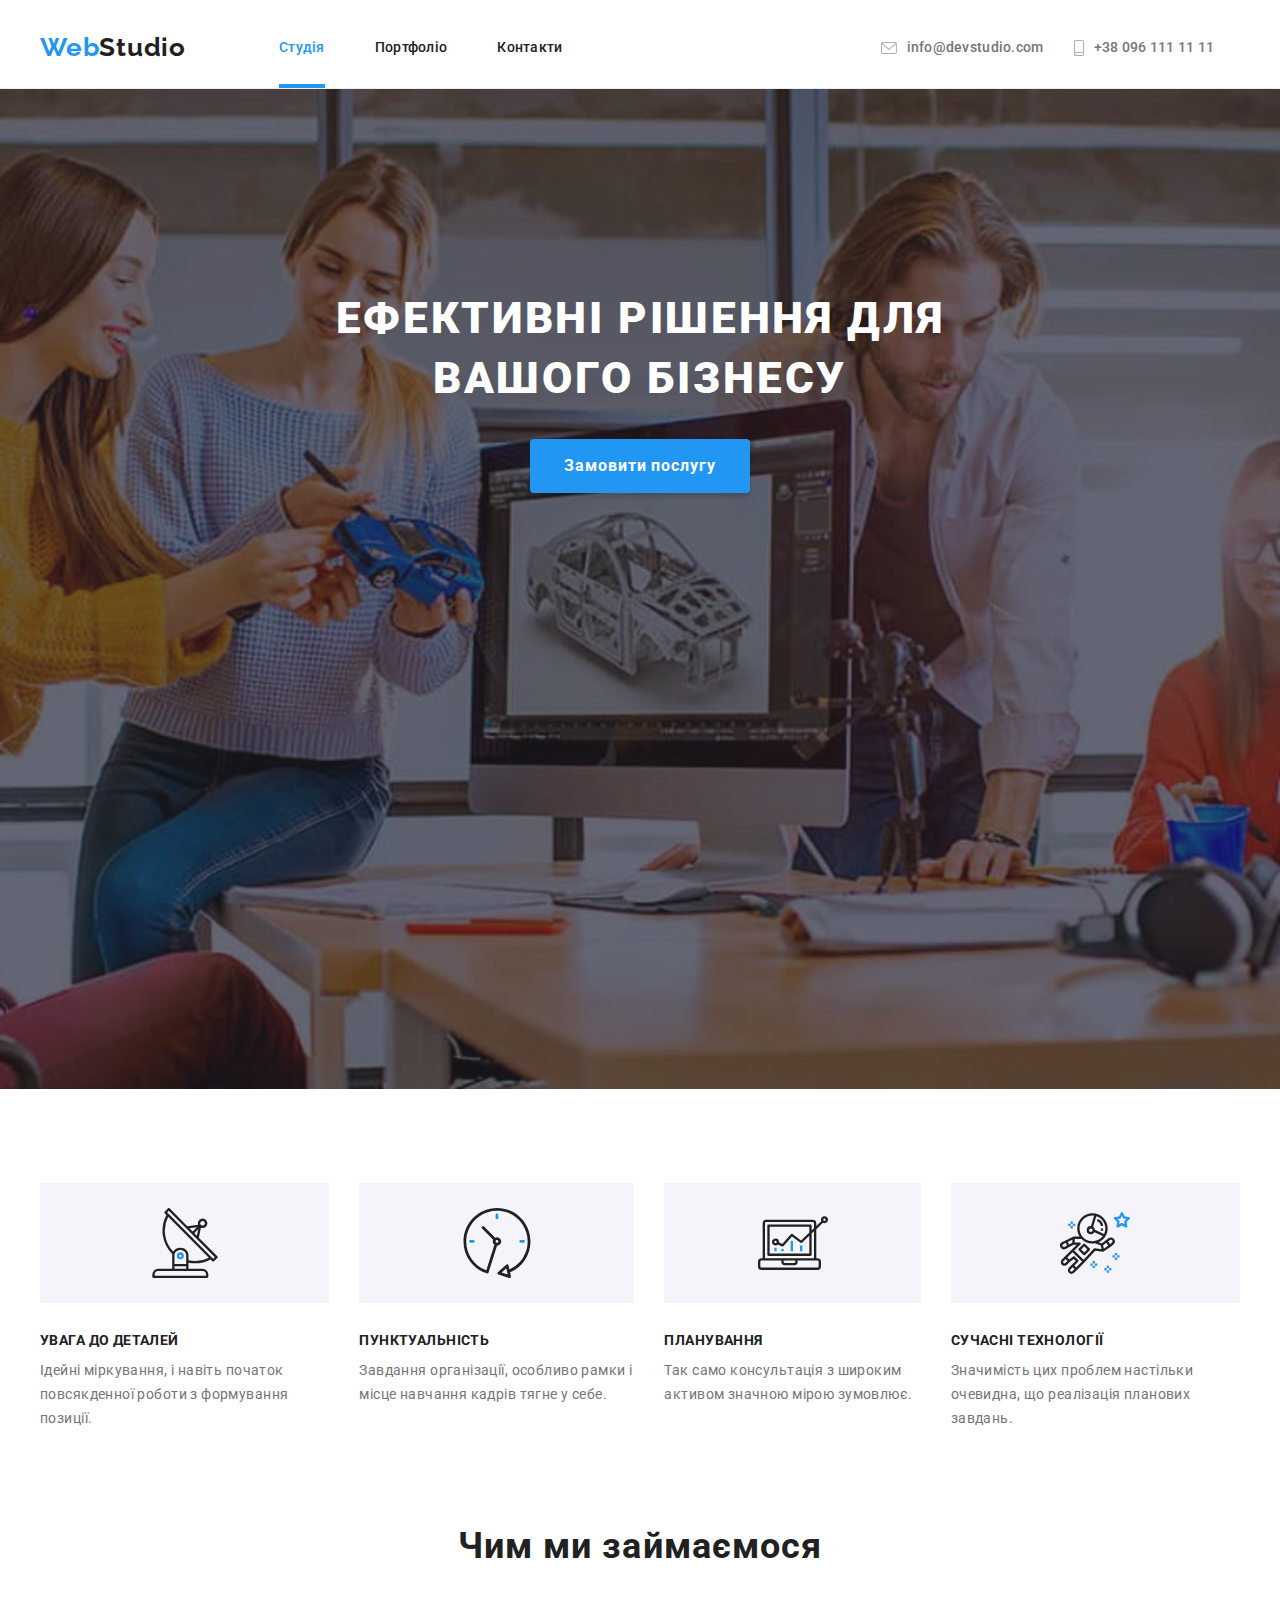
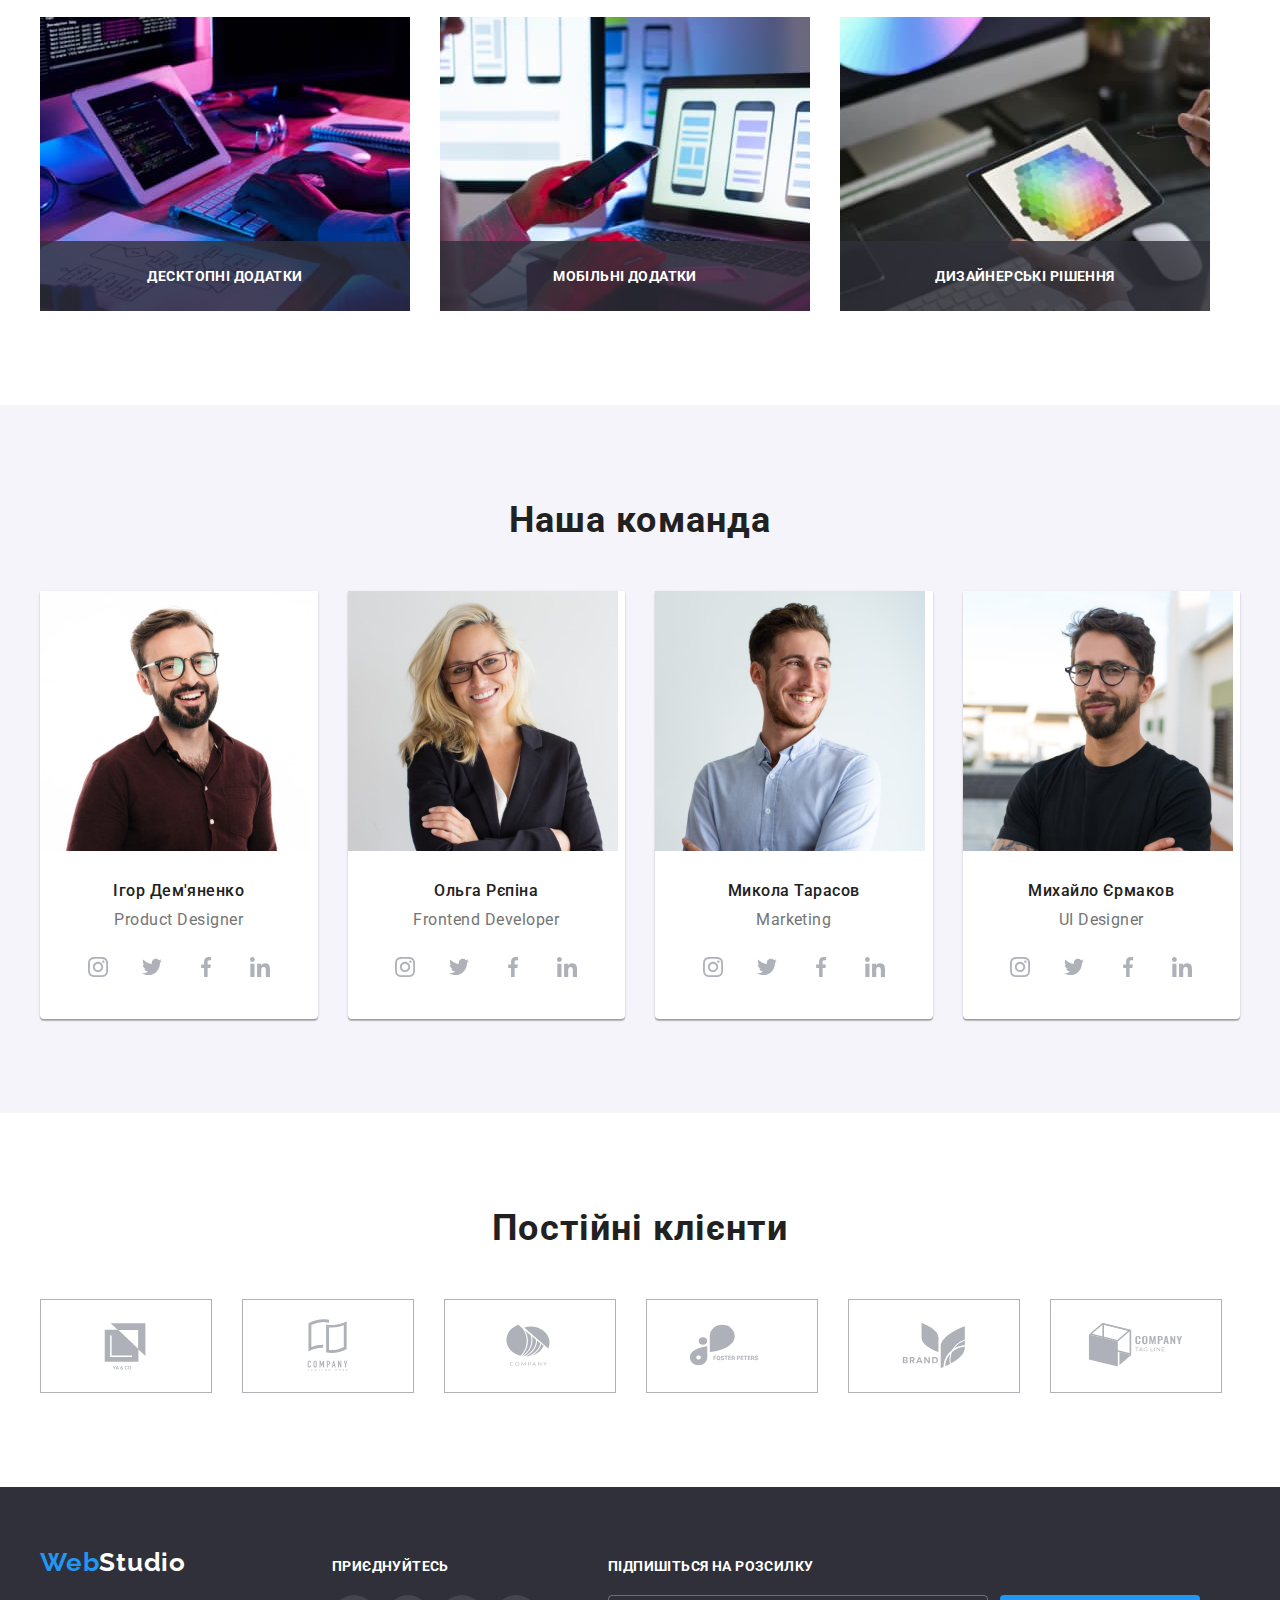
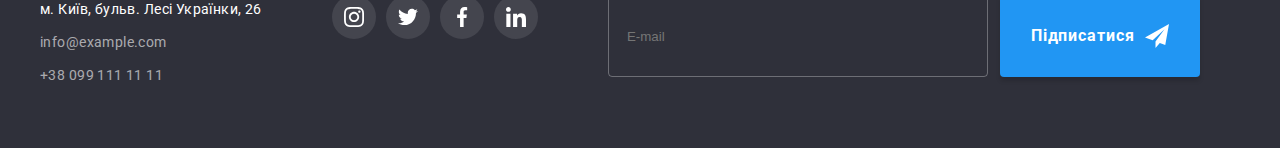
<file: index.html>
<!DOCTYPE html>
<html lang="uk">
  <head>
    <meta charset="UTF-8" />
    <meta http-equiv="X-UA-Compatible" content="IE=edge" />
    <meta name="viewport" content="width=device-width, initial-scale=1.0" />
    <title>Studia</title>
    <link rel="preconnect" href="https://fonts.googleapis.com" />
    <link rel="preconnect" href="https://fonts.gstatic.com" crossorigin />
    <link
      href="https://fonts.googleapis.com/css2?family=Raleway:wght@700&family=Roboto:wght@400;500;700;900&display=swap"
      rel="stylesheet"
    />
    <link
      rel="stylesheet"
      href="https://cdnjs.cloudflare.com/ajax/libs/modern-normalize/1.1.0/modern-normalize.min.css"
      integrity="sha512-wpPYUAdjBVSE4KJnH1VR1HeZfpl1ub8YT/NKx4PuQ5NmX2tKuGu6U/JRp5y+Y8XG2tV+wKQpNHVUX03MfMFn9Q=="
      crossorigin="anonymous"
      referrerpolicy="no-referrer"
    />
    <link rel="stylesheet" href="./css/styles.css" />
  </head>
  <body>
    <!--header-->
    <header class="header">
      <div class="container container-header">
        <nav class="navigation">
          <a class="logo link" href="./index.html"
            >Web<span class="header-letter">Studio</span></a
          >
          <ul class="header-menu list">
            <li class="header-item">
              <a class="header-link current link" href="#">Студія</a>
            </li>
            <li class="header-item">
              <a class="header-link link" href="./portfolio.html">Портфоліо</a>
            </li>
            <li class="header-item">
              <a class="header-link link" href="#"> Контакти</a>
            </li>
          </ul>
        </nav>
        <ul class="header-menu-second list">
          <li class="header-item-second">
            <a class="header-mail link date" href="mailto:info@devstudio.com">
              <svg class="icon-sms" width="16" height="12">
                <use href="./images/icons.svg#icon-sms"></use>
              </svg>
              info@devstudio.com</a
            >
          </li>
          <li class="header-item-second">
            <a class="header-tel link date" href="tel:+380961111111">
              <svg class="icon-tel" width="10" height="16">
                <use href="./images/icons.svg#icon-phone"></use>
              </svg>
              +38 096 111 11 11</a
            >
          </li>
        </ul>
      </div>
    </header>
    <!--main part-->
    <main>
      <!--section hero-->
      <section class="post-hero">
        <div class="container">
          <h1 class="main-title">Ефективні рішення для вашого бізнесу</h1>
          <button class="btn button" data-modal-open type="button">
            Замовити послугу
          </button>
        </div>
      </section>

      <!--section second-->
      <section class="post-second section">
        <div class="container">
          <h2 class="secondary-title visually-hidden">Особливості</h2>
          <ul class="main-menu list">
            <li class="main-item">
              <h3 class="third-title">Увага до деталей</h3>
              <p class="main-text">
                Ідейні міркування, і навіть початок повсякденної роботи з
                формування позиції.
              </p>
            </li>
            <li class="main-item">
              <h3 class="third-title">Пунктуальність</h3>
              <p class="main-text">
                Завдання організації, особливо рамки і місце навчання кадрів
                тягне у себе.
              </p>
            </li>
            <li class="main-item">
              <h3 class="third-title">Планування</h3>
              <p class="main-text">
                Так само консультація з широким активом значною мірою зумовлює.
              </p>
            </li>
            <li class="main-item">
              <h3 class="third-title">Сучасні технології</h3>
              <p class="main-text">
                Значимість цих проблем настільки очевидна, що реалізація
                планових завдань.
              </p>
            </li>
          </ul>
        </div>
      </section>
      <!--section third-->
      <section class="section post-third">
        <div class="container">
          <h2 class="secondary-title">Чим ми займаємося</h2>
          <ul class="menu-work list">
            <li class="menu-item-work">
              <div class="thumb-work">
                <img
                  src="./images/box1_jpg.jpg"
                  alt="Людина працює за комп'ютером"
                  width="370"
                  height="294"
                  class="images-work width"
                />
                <div class="thumb-text">
                  <p class="text-work">Десктопні додатки</p>
                </div>
              </div>
            </li>
            <li class="menu-item-work">
              <div class="thumb-work">
                <img
                  src="./images/box2_jpg.jpg"
                  alt="Людина працює за комп'ютером і телефоном"
                  width="370"
                  height="294"
                  class="images-work width"
                />
                <div class="thumb-text">
                  <p class="text-work">Мобільні додатки</p>
                </div>
              </div>
            </li>
            <li class="menu-item-work">
              <div class="thumb-work">
                <img
                  src="./images/box3_jpg.jpg"
                  alt="Людина працює за планшетом"
                  width="370"
                  height="294"
                  class="images-work width"
                />
                <div class="thumb-text">
                  <p class="text-work">Дизайнерські рішення</p>
                </div>
              </div>
            </li>
          </ul>
        </div>
      </section>
      <!--section our team-->
      <section class="post-team section">
        <div class="container">
          <h2 class="secondary-title">Наша команда</h2>
          <ul class="menu-team list">
            <li class="item-team">
              <img
                src="./images/ihor_dem_jpg.jpg"
                alt="Усміхнений хлопець в окулярах"
                width="260"
                height="270"
                class="images-team"
              />
              <div class="name-team">
                <h3 class="title-name-team">Ігор Дем'яненко</h3>
                <p class="text-team" lang="en">Product Designer</p>
                <ul class="team-soc-post list">
                  <li class="team-soc-item">
                    <a class="team-soc-link link" href="">
                      <svg class="team-soc-icon" width="20" height="20">
                        <use href="./images/icons.svg#icon-instagram"></use>
                      </svg>
                    </a>
                  </li>
                  <li class="team-soc-item">
                    <a class="team-soc-link link" href="">
                      <svg class="team-soc-icon" width="20" height="20">
                        <use href="./images/icons.svg#icon-twitter"></use>
                      </svg>
                    </a>
                  </li>
                  <li class="team-soc-item">
                    <a class="team-soc-link link" href="">
                      <svg class="team-soc-icon" width="20" height="20">
                        <use href="./images/icons.svg#icon-facebook"></use>
                      </svg>
                    </a>
                  </li>
                  <li class="team-soc-item">
                    <a class="team-soc-link link" href="">
                      <svg class="team-soc-icon" width="20" height="20">
                        <use href="./images/icons.svg#icon-linkedin"></use>
                      </svg>
                    </a>
                  </li>
                </ul>
              </div>
            </li>
            <li class="item-team">
              <img
                src="./images/olha_rep_img.jpg"
                alt="Усміхнена блондинка в окулярах>"
                width="260"
                height="270"
                class="images-team"
              />
              <div class="name-team">
                <h3 class="title-name-team">Ольга Рєпіна</h3>
                <p class="text-team" lang="en">Frontend Developer</p>
                <ul class="team-soc-post list">
                  <li class="team-soc-item">
                    <a class="team-soc-link link" href="">
                      <svg class="team-soc-icon" width="20" height="20">
                        <use href="./images/icons.svg#icon-instagram"></use>
                      </svg>
                    </a>
                  </li>
                  <li class="team-soc-item">
                    <a class="team-soc-link link" href="">
                      <svg class="team-soc-icon" width="20" height="20">
                        <use href="./images/icons.svg#icon-twitter"></use>
                      </svg>
                    </a>
                  </li>
                  <li class="team-soc-item">
                    <a class="team-soc-link link" href="">
                      <svg class="team-soc-icon" width="20" height="20">
                        <use href="./images/icons.svg#icon-facebook"></use>
                      </svg>
                    </a>
                  </li>
                  <li class="team-soc-item">
                    <a class="team-soc-link link" href="">
                      <svg class="team-soc-icon" width="20" height="20">
                        <use href="./images/icons.svg#icon-linkedin"></use>
                      </svg>
                    </a>
                  </li>
                </ul>
              </div>
            </li>
            <li class="item-team">
              <img
                src="./images/mukola_tar_jpg.jpg"
                alt="Усміхнений хлопець"
                width="260"
                height="270"
                class="images-team"
              />
              <div class="name-team">
                <h3 class="title-name-team">Микола Тарасов</h3>
                <p class="text-team" lang="en">Marketing</p>
                <ul class="team-soc-post list">
                  <li class="team-soc-item">
                    <a class="team-soc-link link" href="">
                      <svg class="team-soc-icon" width="20" height="20">
                        <use href="./images/icons.svg#icon-instagram"></use>
                      </svg>
                    </a>
                  </li>
                  <li class="team-soc-item">
                    <a class="team-soc-link link" href="">
                      <svg class="team-soc-icon" width="20" height="20">
                        <use href="./images/icons.svg#icon-twitter"></use>
                      </svg>
                    </a>
                  </li>
                  <li class="team-soc-item">
                    <a class="team-soc-link link" href="">
                      <svg class="team-soc-icon" width="20" height="20">
                        <use href="./images/icons.svg#icon-facebook"></use>
                      </svg>
                    </a>
                  </li>
                  <li class="team-soc-item">
                    <a class="team-soc-link link" href="">
                      <svg class="team-soc-icon" width="20" height="20">
                        <use href="./images/icons.svg#icon-linkedin"></use>
                      </svg>
                    </a>
                  </li>
                </ul>
              </div>
            </li>
            <li class="item-team">
              <img
                src="./images/mychailo.jermak_jpg.jpg"
                alt="Брюнет в окулярах з бородою"
                width="260"
                height="270"
                class="images-team"
              />
              <div class="name-team">
                <h3 class="title-name-team">Михайло Єрмаков</h3>
                <p class="text-team" lang="en">UI Designer</p>
                <ul class="team-soc-post list">
                  <li class="team-soc-item">
                    <a class="team-soc-link link" href="">
                      <svg class="team-soc-icon" width="20" height="20">
                        <use href="./images/icons.svg#icon-instagram"></use>
                      </svg>
                    </a>
                  </li>
                  <li class="team-soc-item">
                    <a class="team-soc-link link" href="">
                      <svg class="team-soc-icon" width="20" height="20">
                        <use href="./images/icons.svg#icon-twitter"></use>
                      </svg>
                    </a>
                  </li>
                  <li class="team-soc-item">
                    <a class="team-soc-link link" href="">
                      <svg class="team-soc-icon" width="20" height="20">
                        <use href="./images/icons.svg#icon-facebook"></use>
                      </svg>
                    </a>
                  </li>
                  <li class="team-soc-item">
                    <a class="team-soc-link link" href="">
                      <svg class="team-soc-icon" width="20" height="20">
                        <use href="./images/icons.svg#icon-linkedin"></use>
                      </svg>
                    </a>
                  </li>
                </ul>
              </div>
            </li>
          </ul>
        </div>
      </section>
      <!--Постійні клієнти-->
      <section class="section-clients section">
        <div class="container">
          <h2 class="title-clients">Постійні клієнти</h2>
          <ul class="clients-list list">
            <li class="clients-item">
              <a class="clients-link link" href="#">
                <svg class="clients-icon" width="106" height="60">
                  <use href="./images/icons.svg#icon-logo-1"></use>
                </svg>
              </a>
            </li>
            <li class="clients-item">
              <a class="clients-link link" href="#">
                <svg class="clients-icon" width="106" height="60">
                  <use href="./images/icons.svg#icon-logo-2"></use>
                </svg>
              </a>
            </li>
            <li class="clients-item">
              <a class="clients-link link" href="#">
                <svg class="clients-icon" width="106" height="60">
                  <use href="./images/icons.svg#icon-logo-3"></use>
                </svg>
              </a>
            </li>
            <li class="clients-item">
              <a class="clients-link link" href="#">
                <svg class="clients-icon" width="106" height="60">
                  <use href="./images/icons.svg#icon-logo-4"></use>
                </svg>
              </a>
            </li>
            <li class="clients-item">
              <a class="clients-link link" href="#">
                <svg class="clients-icon" width="106" height="60">
                  <use href="./images/icons.svg#icon-logo-5"></use>
                </svg>
              </a>
            </li>
            <li class="clients-item">
              <a class="clients-link link" href="#">
                <svg class="clients-icon" width="106" height="60">
                  <use href="./images/icons.svg#icon-logo-6"></use>
                </svg>
              </a>
            </li>
          </ul>
        </div>
      </section>
    </main>
    <!--footer-->
    <footer class="footer">
      <div class="container footer-container">
        <div>
          <a class="logo footer-logo link" href="./index.html"
            >Web<span class="footer-letter">Studio</span></a
          >
          <address>
            <ul class="footer-post list">
              <li class="footer-item">
                <a
                  class="footer-address link show"
                  href="https://goo.gl/maps/YnVSM5J7TYiiHJp4A"
                  target="_blank"
                  rel="noopener noreferrer"
                  >м. Київ, бульв. Лесі Українки, 26</a
                >
              </li>
              <li class="footer-item">
                <a class="footer-mail link show" href="mailto:info@example.com"
                  >info@example.com</a
                >
              </li>
              <li class="footer-item none-botton">
                <a class="footer-tel link show" href="tel:+380991111111"
                  >+38 099 111 11 11</a
                >
              </li>
            </ul>
          </address>
        </div>
        <div class="footer-soc">
          <p class="footer-text">Приєднуйтесь</p>
          <ul class="footer-soc-list list">
            <li class="footer-soc-item">
              <a class="footer-soc-link link" href="">
                <svg class="footer-soc-icon" width="20" height="20">
                  <use href="./images/icons.svg#icon-instagram"></use>
                </svg>
              </a>
            </li>
            <li class="footer-soc-item">
              <a class="footer-soc-link link" href="">
                <svg class="footer-soc-icon" width="20" height="20">
                  <use href="./images/icons.svg#icon-twitter"></use>
                </svg>
              </a>
            </li>
            <li class="footer-soc-item">
              <a class="footer-soc-link link" href="">
                <svg class="footer-soc-icon" width="20" height="20">
                  <use href="./images/icons.svg#icon-facebook"></use>
                </svg>
              </a>
            </li>
            <li class="footer-soc-item">
              <a class="footer-soc-link link" href="">
                <svg class="footer-soc-icon" width="20" height="20">
                  <use href="./images/icons.svg#icon-linkedin"></use>
                </svg>
              </a>
            </li>
          </ul>
        </div>
        <!--ФОРМА В ФУТЕРІ-->
        <form class="form-footer">
          <p class="form-title">Підпишіться на розсилку</p>
          <div class="box-footer-form">
            <label class="form-label">
              <input
                class="form-input"
                type="email"
                name="email"
                placeholder="E-mail"
                required
              />
            </label>
            <button type="submit" class="form-btn button">
              Підписатися
              <svg class="send" width="24" height="24">
                <use href="./images/icons.svg#icon-send"></use>
              </svg>
            </button>
          </div>
        </form>
      </div>
    </footer>
    <!--МОДАЛЬНЕ ВІКНО-->
    <div class="backdrop is-hidden" data-modal>
      <div class="modal-window">
        <button class="modal-btn button" data-modal-close type="button">
          <svg class="modal-close-icon" width="18" height="18">
            <use href="./images/icons.svg#icon-close-black"></use>
          </svg>
        </button>
        <!--forms-->
        <form name="form-modal">
          <div class="container-form">
            <p class="form-windows-text">
              Залиште свої дані, ми вам передзвонимо
            </p>
            <label class="form-field">
              Ім'я
              <input class="form-input" type="text" name="name" />
              <svg class="icon-form" width="18" height="18">
                <use href="./images/icons.svg#icon-person"></use>
              </svg>
            </label>
            <label class="form-field">
              Телефон
              <input class="form-input" type="tel" name="tel" />
              <svg class="icon-form" width="18" height="18">
                <use href="./images/icons.svg#icon-phone-mod"></use>
              </svg>
            </label>
            <label class="form-field">
              Пошта
              <input class="form-input" type="email" name="email-modal" />
              <svg class="icon-form" width="18" height="18">
                <use href="./images/icons.svg#icon-email"></use>
              </svg>
            </label>
            <label class="form-field wider"
              >Коментар
              <textarea
                class="textarea"
                name="comment"
                placeholder="Введіть текст"
              ></textarea>
            </label>
            <label class="check">
              <input
                class="check-input"
                type="checkbox"
                name="check"
                required
              />
              <span class="icon-check"></span>
              Погоджуюся з розсилкою та приймаю
              <a href="#" class="link link-form"
                ><span class="a-text"> Умови договору</span></a
              >
            </label>
            <button type="submit" class="btn-form-modal button">
              Відправити
            </button>
          </div>
        </form>
      </div>
    </div>
    <script src="./js/modal.js"></script>
  </body>
</html>
</file>
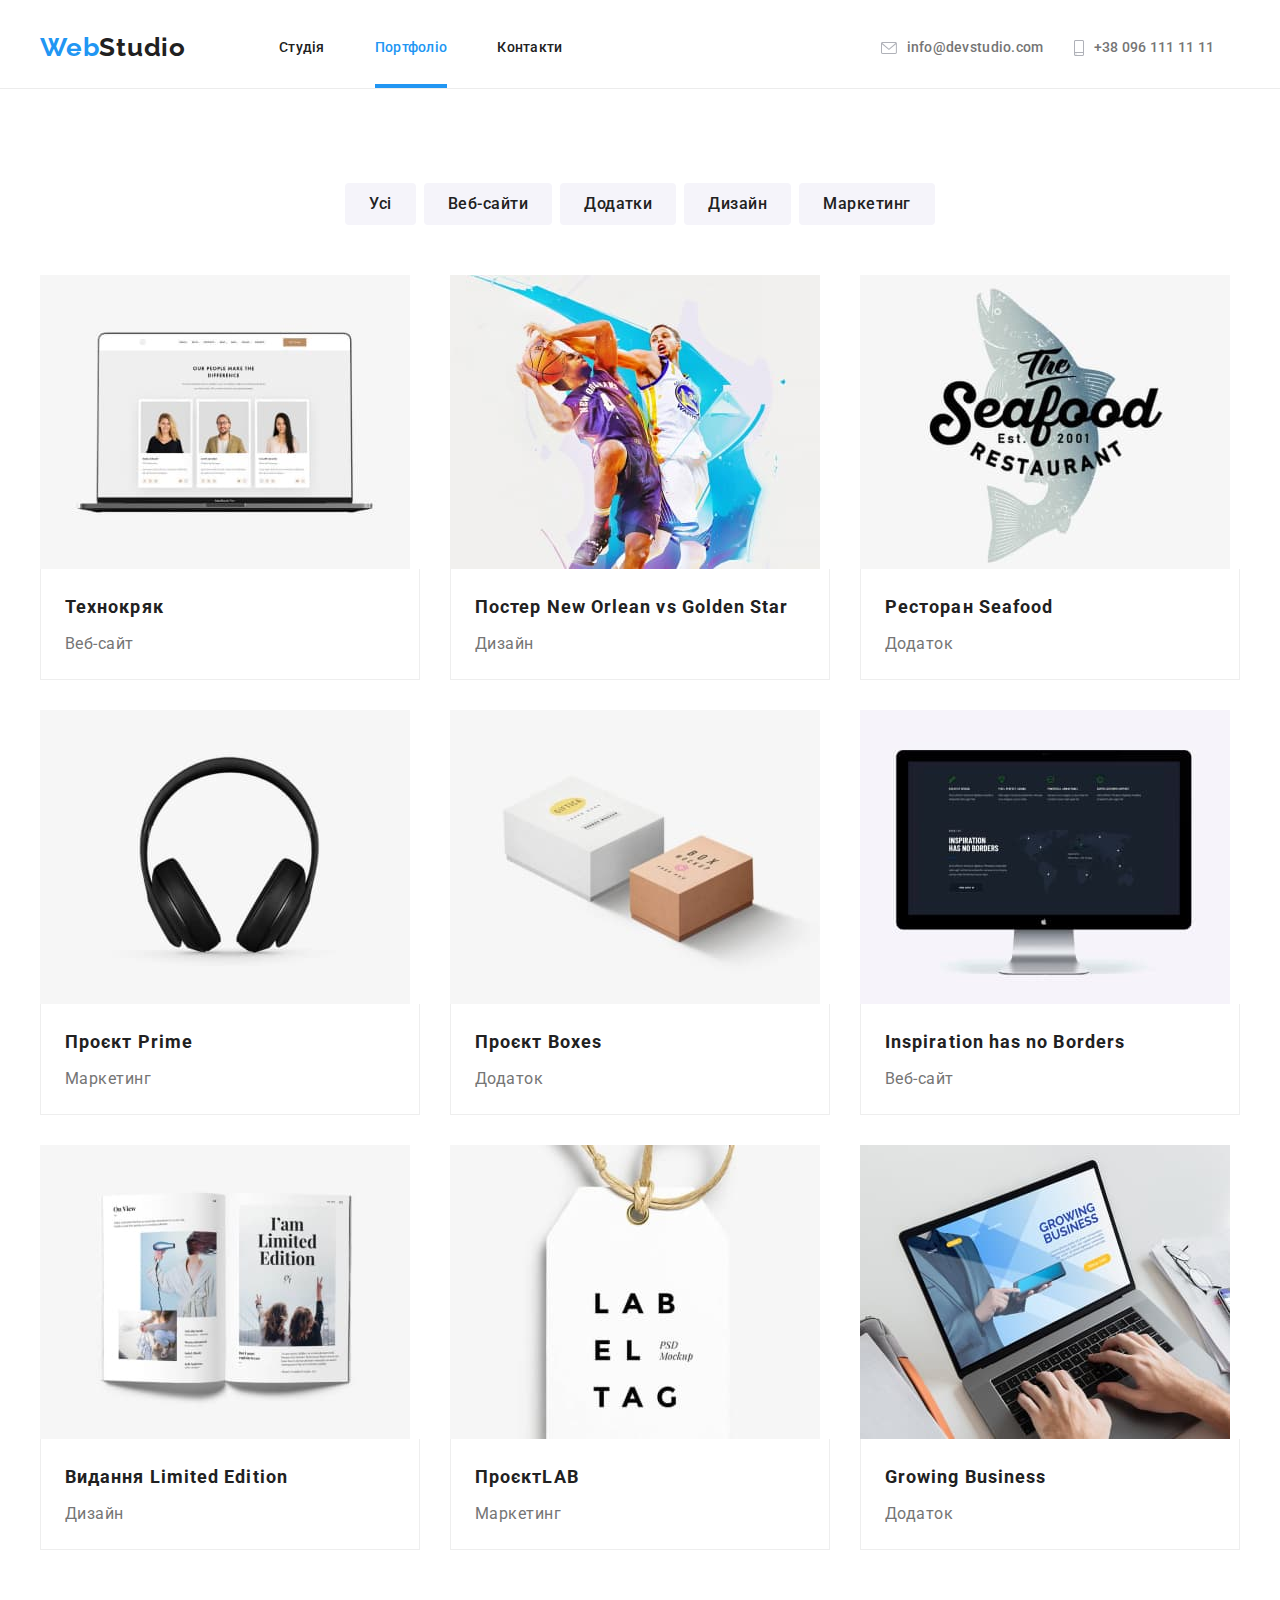
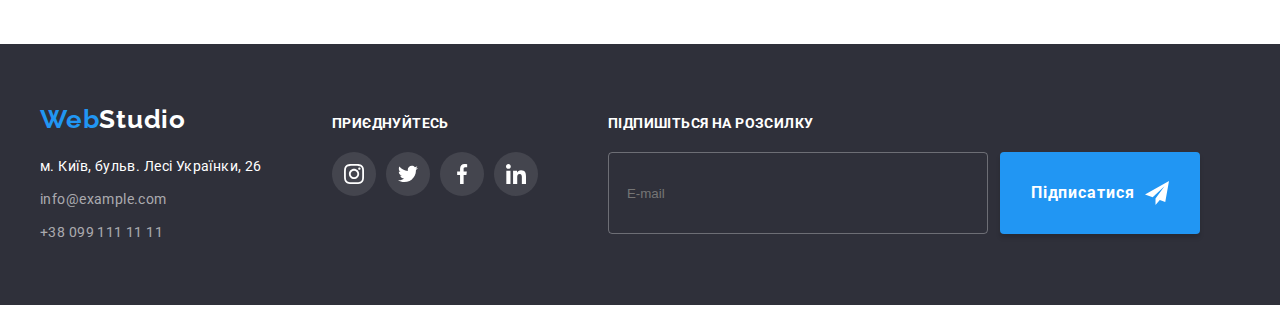
<file: portfolio.html>
<!DOCTYPE html>
<html lang="uk">
  <head>
    <meta charset="UTF-8" />
    <meta http-equiv="X-UA-Compatible" content="IE=edge" />
    <meta name="viewport" content="width=device-width, initial-scale=1.0" />
    <title>Studia</title>
    <link rel="preconnect" href="https://fonts.googleapis.com" />
    <link rel="preconnect" href="https://fonts.gstatic.com" crossorigin />
    <link
      href="https://fonts.googleapis.com/css2?family=Raleway:wght@700&family=Roboto:wght@400;500;700;900&display=swap"
      rel="stylesheet"
    />
    <link
      rel="stylesheet"
      href="https://cdnjs.cloudflare.com/ajax/libs/modern-normalize/1.1.0/modern-normalize.min.css"
      integrity="sha512-wpPYUAdjBVSE4KJnH1VR1HeZfpl1ub8YT/NKx4PuQ5NmX2tKuGu6U/JRp5y+Y8XG2tV+wKQpNHVUX03MfMFn9Q=="
      crossorigin="anonymous"
      referrerpolicy="no-referrer"
    />
    <link rel="stylesheet" href="./css/styles.css" />
  </head>
  <body>
    <!--header-->
    <header class="header">
      <div class="container container-header">
        <nav class="navigation">
          <a class="logo link" href="./index.html"
            >Web<span class="header-letter">Studio</span></a
          >
          <ul class="header-menu list">
            <li class="header-item">
              <a class="header-link link" href="./index.html">Студія</a>
            </li>
            <li class="header-item">
              <a class="header-link current link" href="#">Портфоліо</a>
            </li>
            <li class="header-item">
              <a class="header-link link" href="#">Контакти</a>
            </li>
          </ul>
        </nav>
        <ul class="header-menu-second list">
          <li class="header-item-second">
            <a class="header-mail link date" href="mailto:info@devstudio.com">
              <svg class="icon-sms" width="16" height="12">
                <use href="./images/icons.svg#icon-sms"></use>
              </svg>
              info@devstudio.com</a
            >
          </li>
          <li class="header-item-second">
            <a class="header-tel link date" href="tel:+380961111111">
              <svg class="icon-tel" width="10" height="16">
                <use href="./images/icons.svg#icon-phone"></use>
              </svg>
              +38 096 111 11 11</a
            >
          </li>
        </ul>
      </div>
    </header>
    <!--main-part-->
    <main>
      <section class="main-part section">
        <div class="container">
          <h1 class="title-portfolio visually-hidden">Портфоліо</h1>
          <ul class="menu-btn list">
            <li class="item-btn">
              <button class="btn-portfolio button" type="button">Усі</button>
            </li>
            <li class="item-btn">
              <button class="btn-portfolio button" type="button">
                Веб-сайти
              </button>
            </li>
            <li class="item-btn">
              <button class="btn-portfolio button" type="button">
                Додатки
              </button>
            </li>
            <li class="item-btn">
              <button class="btn-portfolio button" type="button">Дизайн</button>
            </li>
            <li class="item-btn">
              <button class="btn-portfolio button" type="button">
                Маркетинг
              </button>
            </li>
          </ul>
          <ul class="menu-portfolio list">
            <li class="item-portfolio">
              <a class="link-portfolio link" href="#">
                <div class="new-window">
                  <img
                    src="./images/img_portfolio_1.jpg"
                    alt="Екран ноутбука"
                    width="370"
                    height="294"
                    class="images-portfolio width"
                  />
                  <p class="text-window">
                    Ресурс пропонує комплексні пропозиції з різним рівнем
                    функціоналу та сервісів. Все це дозволить відвідувачу
                    отримати вичерпні відомості про компанію чи приватну особу.
                  </p>
                </div>
                <div class="info-portfolio">
                  <h2 class="title-name-portfolio">Технокряк</h2>
                  <p class="text-portfolio">Веб-сайт</p>
                </div></a
              >
            </li>
            <li class="item-portfolio">
              <a class="link-portfolio link" href="#">
                <div class="new-window">
                  <img
                    src="./images/img_portfolio_2.jpg"
                    alt="Баскетболісти у грі"
                    width="370"
                    height="294"
                    class="images-portfolio width"
                  />
                  <p class="text-window">
                    Ресурс пропонує комплексні пропозиції з різним рівнем
                    функціоналу та сервісів. Все це дозволить відвідувачу
                    отримати вичерпні відомості про компанію чи приватну особу.
                  </p>
                </div>
                <div class="info-portfolio">
                  <h2 class="title-name-portfolio">
                    Постер <span lang="en">New Orlean vs Golden Star</span>
                  </h2>
                  <p class="text-portfolio">Дизайн</p>
                </div></a
              >
            </li>
            <li class="item-portfolio">
              <a class="link-portfolio link" href="#">
                <div class="new-window">
                  <img
                    src="./images/img_portfolio_3.jpg"
                    alt="Афіша рестрану"
                    width="370"
                    height="294"
                    class="images-portfolio width"
                  />
                  <p class="text-window">
                    Ресурс пропонує комплексні пропозиції з різним рівнем
                    функціоналу та сервісів. Все це дозволить відвідувачу
                    отримати вичерпні відомості про компанію чи приватну особу.
                  </p>
                </div>
                <div class="info-portfolio">
                  <h2 class="title-name-portfolio">
                    Ресторан <span lang="en">Seafood</span>
                  </h2>
                  <p class="text-portfolio">Додаток</p>
                </div></a
              >
            </li>
            <li class="item-portfolio">
              <a class="link-portfolio link" href="#">
                <div class="new-window">
                  <img
                    src="./images/img_portfolio_4.jpg"
                    alt="Наушники"
                    width="370"
                    height="294"
                    class="images-portfolio width"
                  />
                  <p class="text-window">
                    Ресурс пропонує комплексні пропозиції з різним рівнем
                    функціоналу та сервісів. Все це дозволить відвідувачу
                    отримати вичерпні відомості про компанію чи приватну особу.
                  </p>
                </div>
                <div class="info-portfolio">
                  <h2 class="title-name-portfolio">
                    Проєкт <span lang="en">Prime</span>
                  </h2>
                  <p class="text-portfolio">Маркетинг</p>
                </div></a
              >
            </li>
            <li class="item-portfolio">
              <a class="link-portfolio link" href="#">
                <div class="new-window">
                  <img
                    src="./images/img_portfolio_5.jpg"
                    alt="Дві коробочки"
                    width="370"
                    height="294"
                    class="images-portfolio width"
                  />
                  <p class="text-window">
                    Ресурс пропонує комплексні пропозиції з різним рівнем
                    функціоналу та сервісів. Все це дозволить відвідувачу
                    отримати вичерпні відомості про компанію чи приватну особу.
                  </p>
                </div>
                <div class="info-portfolio">
                  <h2 class="title-name-portfolio">
                    Проєкт <span lang="en">Boxes</span>
                  </h2>
                  <p class="text-portfolio">Додаток</p>
                </div></a
              >
            </li>
            <li class="item-portfolio">
              <a class="link-portfolio link" href="#">
                <div class="new-window">
                  <img
                    src="./images/img_portfolio_6.jpg"
                    alt="Монітор комп'ютера"
                    width="370"
                    height="294"
                    class="images-portfolio width"
                  />
                  <p class="text-window">
                    Ресурс пропонує комплексні пропозиції з різним рівнем
                    функціоналу та сервісів. Все це дозволить відвідувачу
                    отримати вичерпні відомості про компанію чи приватну особу.
                  </p>
                </div>
                <div class="info-portfolio">
                  <h2 class="title-name-portfolio" lang="en">
                    Inspiration has no Borders
                  </h2>
                  <p class="text-portfolio">Веб-сайт</p>
                </div></a
              >
            </li>
            <li class="item-portfolio">
              <a class="link-portfolio link" href="#">
                <div class="new-window">
                  <img
                    src="./images/img_portfolio_7.jpg"
                    alt="Відкритий журнал"
                    width="370"
                    height="294"
                    class="images-portfolio width"
                  />
                  <p class="text-window">
                    Ресурс пропонує комплексні пропозиції з різним рівнем
                    функціоналу та сервісів. Все це дозволить відвідувачу
                    отримати вичерпні відомості про компанію чи приватну особу.
                  </p>
                </div>
                <div class="info-portfolio">
                  <h2 class="title-name-portfolio">
                    Видання <span lang="en">Limited Edition</span>
                  </h2>
                  <p class="text-portfolio">Дизайн</p>
                </div></a
              >
            </li>
            <li class="item-portfolio">
              <a class="link-portfolio link" href="#">
                <div class="new-window">
                  <img
                    src="./images/img_portfolio_8.jpg"
                    alt="Етикетка"
                    width="370"
                    height="294"
                    class="images-portfolio width"
                  />
                  <p class="text-window">
                    Ресурс пропонує комплексні пропозиції з різним рівнем
                    функціоналу та сервісів. Все це дозволить відвідувачу
                    отримати вичерпні відомості про компанію чи приватну особу.
                  </p>
                </div>
                <div class="info-portfolio">
                  <h2 class="title-name-portfolio">
                    Проєкт<span lang="en">LAB</span>
                  </h2>
                  <p class="text-portfolio">Маркетинг</p>
                </div></a
              >
            </li>
            <li class="item-portfolio">
              <a class="link-portfolio link" href="#">
                <div class="new-window">
                  <img
                    src="./images/img_portfolio_9.jpg"
                    alt="Робота за ноутбуком"
                    width="370"
                    height="294"
                    class="images-portfolio width"
                  />
                  <p class="text-window">
                    Ресурс пропонує комплексні пропозиції з різним рівнем
                    функціоналу та сервісів. Все це дозволить відвідувачу
                    отримати вичерпні відомості про компанію чи приватну особу.
                  </p>
                </div>
                <div class="info-portfolio">
                  <h2 class="title-name-portfolio" lang="en">
                    Growing Business
                  </h2>
                  <p class="text-portfolio">Додаток</p>
                </div></a
              >
            </li>
          </ul>
        </div>
      </section>
    </main>
    <!--footer-->
    <footer class="footer">
      <div class="container footer-container">
        <div>
          <a class="logo footer-logo link" href="./index.html"
            >Web<span class="footer-letter">Studio</span></a
          >
          <address>
            <ul class="footer-post list">
              <li class="footer-item">
                <a
                  class="footer-address link show"
                  href="https://goo.gl/maps/YnVSM5J7TYiiHJp4A"
                  target="_blank"
                  rel="noopener noreferrer"
                  >м. Київ, бульв. Лесі Українки, 26</a
                >
              </li>
              <li class="footer-item">
                <a class="footer-mail link show" href="mailto:info@example.com"
                  >info@example.com</a
                >
              </li>
              <li class="footer-item none-botton">
                <a class="footer-tel link show" href="tel:+380991111111"
                  >+38 099 111 11 11</a
                >
              </li>
            </ul>
          </address>
        </div>
        <div class="footer-soc">
          <p class="footer-text">Приєднуйтесь</p>
          <ul class="footer-soc-list list">
            <li class="footer-soc-item">
              <a class="footer-soc-link link" href="#">
                <svg class="footer-soc-icon" width="20" height="20">
                  <use href="./images/icons.svg#icon-instagram"></use>
                </svg>
              </a>
            </li>
            <li class="footer-soc-item">
              <a class="footer-soc-link link" href="#">
                <svg class="footer-soc-icon" width="20" height="20">
                  <use href="./images/icons.svg#icon-twitter"></use>
                </svg>
              </a>
            </li>
            <li class="footer-soc-item">
              <a class="footer-soc-link link" href="#">
                <svg class="footer-soc-icon" width="20" height="20">
                  <use href="./images/icons.svg#icon-facebook"></use>
                </svg>
              </a>
            </li>
            <li class="footer-soc-item">
              <a class="footer-soc-link link" href="#">
                <svg class="footer-soc-icon" width="20" height="20">
                  <use href="./images/icons.svg#icon-linkedin"></use>
                </svg>
              </a>
            </li>
          </ul>
        </div>
        <!--ФОРМА В ФУТЕРІ-->
        <form class="form-footer">
          <p class="form-title">Підпишіться на розсилку</p>
          <div class="box-footer-form">
            <label class="form-label">
              <input
                class="form-input"
                type="email"
                name="email"
                placeholder="E-mail"
                required
              />
            </label>
            <button type="submit" class="form-btn button">
              Підписатися
              <svg class="send" width="24" height="24">
                <use href="./images/icons.svg#icon-send"></use>
              </svg>
            </button>
          </div>
        </form>
      </div>
    </footer>
  </body>
</html>
</file>
<file: css/styles.css>
:root {
  --main-font-size: 14px;
  --second-font-size: 16px;
  --btn-size: 16px;
  --form-font-size: 12px;
  --color-title-secondary: #212121;
  --color-title-third: #212121;
  --base-text-color: #757575;
  --accent-color: #2196f3;
  --general-back-color: #ffffff;
  --footer-logo-color: #ffffff;
  --second-back-color: #f5f4fa;
  --back-color-footer: #2f303a;
  --back-color-hero: #c4c4c4;
  --color-btn: #188ce8;
  --color-btn-name: #212121;
  --header-logo-color: #212121;
  --header-link-color: #212121;
  --back-btn-portfolio: #f5f4fa;
  --footer-mail-tel-color: rgba(255, 255, 255, 0.6);
  --color-box-shadow: rgba(0, 0, 0, 0.15);
  --border-color: #ececec;
  --border-color-portfolio: #eeeeee;
  --color-icon: #afb1b8;
  --color-icon-focus: #ffffff;
  --bg-overlay: rgba(0, 0, 0, 0.2);

  --trans: 250ms cubic-bezier(0.4, 0, 0.2, 1);
}

h1,
h2,
h3,
h4,
h5,
h6,
p {
  margin: 0;
}

ul {
  margin: 0;
  padding-left: 0;
}

body {
  font-family: "Roboto", sans-serif;
  color: var(--base-text-color);
  background-color: var(--general-back-color);
  font-size: var(--form-font-size);

  margin-right: auto;
  margin-left: auto;
}

.container {
  width: 1200px;
  margin: 0 auto;
  padding-left: 15px;
  padding-right: 15px;
}

img {
  display: block;
  max-width: 100%;
  height: auto;
}

.link {
  text-decoration: none;
}

.list {
  list-style: none;
}

.button {
  cursor: pointer;
}

.section {
  padding-top: 94px;
  padding-bottom: 94px;
}

/*header*/
.header {
  border-bottom: 1px solid var(--border-color);
}
/* флекси в хедері*/
.container-header {
  display: flex;
  align-items: center;
}

.navigation {
  display: flex;
  align-items: center;
}

.header-menu {
  display: flex;
  gap: 50px;
  margin-right: 318px;
}

.header-menu-second {
  display: flex;
  gap: 30px;
}

.logo {
  font-family: "Raleway", sans-serif;
  font-weight: 700;
  font-size: 26px;
  line-height: 1.19;
  letter-spacing: 0.03em;
  color: var(--accent-color);

  margin-right: 93px;
  padding-top: 24px;
  padding-bottom: 25px;
}

.header-letter {
  color: var(--header-logo-color);
}

.footer-letter {
  color: var(--footer-logo-color);
}

.header-link {
  font-weight: 500;
  font-size: var(--main-font-size);
  line-height: 1.14;
  letter-spacing: 0.02em;
  color: var(--header-link-color);

  display: block;
  padding-top: 32px;
  padding-bottom: 32px;

  transition: color var(--trans);
}

.header-link:hover,
.header-link:focus {
  color: var(--accent-color);
}

.date {
  font-weight: 500;
  font-size: var(--main-font-size);
  line-height: 1.14;
  letter-spacing: 0.02em;
  color: var(--base-text-color);

  padding-top: 32px;
  padding-bottom: 32px;

  display: flex;
  align-items: center;
  fill: var(--color-icon);

  transition: color var(--trans), fill var(--trans);
}

.date:hover,
.date:focus {
  color: var(--accent-color);
  fill: var(--accent-color);
}

.icon-tel,
.icon-sms {
  margin-right: 10px;
}

.current {
  color: var(--accent-color);
  position: relative;
}

.current::after {
  position: absolute;
  left: 0;
  bottom: 0;

  content: "";
  width: 100%;
  height: 4px;
  background-color: var(--accent-color);
}

/*main - studia*/

.post-hero {
  height: 600px;
  max-width: 1600px;
  margin-left: auto;
  margin-right: auto;

  background-color: var(--back-color-hero);
  background-image: linear-gradient(
      rgba(47, 48, 58, 0.4),
      rgba(47, 48, 58, 0.4)
    ),
    url("../images/team_hero.jpg");
  background-repeat: no-repeat;
  background-position: center;
  background-size: cover;

  padding-top: 200px;
  padding-bottom: 200px;
}

.main-title {
  font-weight: 900;
  font-size: 44px;
  line-height: 1.36;
  text-align: center;
  letter-spacing: 0.06em;
  text-transform: uppercase;
  color: var(--general-back-color);

  margin-bottom: 30px;
  margin-left: auto;
  margin-right: auto;
  max-width: 696px;
}

.btn {
  font-family: inherit;
  font-weight: 700;
  font-size: var(--btn-size);
  line-height: 1.88;
  letter-spacing: 0.06em;
  background-color: var(--accent-color);
  color: var(--general-back-color);
  box-shadow: 0px 4px 4px var(--color-box-shadow);

  display: block;
  margin-left: auto;
  margin-right: auto;
  border-color: transparent;
  border-radius: 4px;
  min-width: 216px;
  padding: 10px 32px;

  transition: background-color var(--trans);
}

.btn:hover,
.btn:focus {
  background-color: var(--color-btn);
}
/*---------------секція-друга-----------------*/
.main-menu {
  display: flex;
  gap: 30px;
}

.main-item {
  flex-basis: calc((100% -90px) / 4);
}

.main-item::before {
  display: block;
  content: "";
  height: 120px;
  margin-bottom: 30px;
  background-color: var(--back-btn-portfolio);
  background-repeat: no-repeat;
  background-position: center;
}

.main-item:nth-child(1)::before {
  background-image: url(../images/antenna.svg);
}

.main-item:nth-child(2)::before {
  background-image: url(../images/clock.svg);
}

.main-item:nth-child(3)::before {
  background-image: url(../images/diagram.svg);
}

.main-item:nth-child(4)::before {
  background-image: url(../images/astronaut.svg);
}

.third-title {
  font-size: var(--main-font-size);
  line-height: 1.14;
  letter-spacing: 0.03em;
  text-transform: uppercase;
  color: var(--color-title-third);

  margin-bottom: 10px;
}

.main-text {
  font-size: var(--main-font-size);
  line-height: 1.71;
  letter-spacing: 0.03em;
}

.post-third {
  padding-top: 0px;
}

.menu-work {
  display: flex;
  gap: 30px;
}

.width {
  max-width: 370px;
}

.thumb-work {
  position: relative;
}

.thumb-text {
  position: absolute;
  bottom: 0;
  left: 0;
  width: 100%;
  padding-top: 27px;
  padding-bottom: 27px;

  background-color: rgba(47, 48, 58, 0.8);
}

.text-work {
  font-weight: 700;
  font-size: var(--main-font-size);
  line-height: 16px;
  text-align: center;
  letter-spacing: 0.03em;
  text-transform: uppercase;

  color: var(--color-icon-focus);
}

.post-team {
  background-color: var(--second-back-color);
}

.item-team {
  background-color: var(--general-back-color);
  width: calc((100% - 90px) / 4);

  box-shadow: 0px 1px 3px rgba(0, 0, 0, 0.12), 0px 1px 1px rgba(0, 0, 0, 0.14),
    0px 2px 1px rgba(0, 0, 0, 0.2);
  border-radius: 0px 0px 4px 4px;
}

.secondary-title {
  font-size: 36px;
  line-height: 1.17;
  text-align: center;
  letter-spacing: 0.03em;
  color: var(--color-title-secondary);

  margin-bottom: 50px;
}

.menu-team {
  display: flex;
  gap: 30px;
}

.images-team {
  width: 270px;
}

.name-team {
  padding-top: 30px;
  padding-bottom: 30px;
}

.title-name-team {
  font-weight: 500;
  font-size: var(--second-font-size);
  line-height: 1.19;
  letter-spacing: 0.03em;
  color: var(--color-title-third);
  text-align: center;

  margin-bottom: 10px;
}

.text-team {
  font-size: var(--second-font-size);
  line-height: 1.19;
  letter-spacing: 0.03em;
  text-align: center;
  margin-bottom: 16px;
}

.team-soc-post {
  display: flex;
  gap: 10px;
  justify-content: center;
}

.team-soc-link {
  width: 44px;
  height: 44px;
  border-radius: 50%;

  display: flex;
  justify-content: center;
  align-items: center;
  fill: var(--color-icon);

  transition: background-color var(--trans), fill var(--trans);
}

.team-soc-link:hover,
.team-soc-link:focus {
  background-color: var(--accent-color);
  fill: var(--color-icon-focus);
}

/*  Наші клієнти  */
.title-clients {
  font-size: 36px;
  line-height: 1.17;
  text-align: center;
  letter-spacing: 0.03em;

  color: var(--color-title-secondary);

  margin-bottom: 50px;
}

.clients-list {
  display: flex;
  gap: 30px;
}

.clients-link {
  width: 170px;
  height: 92px;
  border: 1px solid var(--color-icon);

  display: flex;
  justify-content: center;
  align-items: center;
  fill: var(--color-icon);

  transition: border var(--trans), fill var(--trans);
}

.clients-link:hover,
.clients-link:focus {
  border: 1px solid var(--accent-color);
  fill: var(--accent-color);
}

/*footer*/

.footer {
  background-color: var(--back-color-footer);
  padding-top: 60px;
  padding-bottom: 60px;
}

.footer-container {
  display: flex;
  gap: 70px;
  align-items: baseline;
}

.footer-logo {
  display: inline-block;
  margin-bottom: 20px;
  margin-right: 0;
  padding-top: 0;
  padding-bottom: 0;
}

.footer-item {
  margin-bottom: 9px;
}

.none-botton {
  margin-bottom: 0;
}

.footer-address,
.footer-mail,
.footer-tel {
  font-style: normal;
  font-size: var(--main-font-size);
  line-height: 1.71;
  letter-spacing: 0.03em;
}

.footer-address {
  color: var(--general-back-color);
}

.footer-mail,
.footer-tel {
  color: var(--footer-mail-tel-color);
}

.show {
  transition: color var(--trans);
}

.show:hover,
.show:focus {
  color: var(--accent-color);
}

.footer-text {
  font-weight: 700;
  font-size: var(--main-font-size);
  line-height: 1.14;
  letter-spacing: 0.03em;
  text-transform: uppercase;
  color: var(--footer-logo-color);

  margin-bottom: 20px;
  margin-top: 12px;
}

.footer-soc-list {
  display: flex;
  gap: 10px;
}

.footer-soc-link {
  width: 44px;
  height: 44px;
  border-radius: 50%;
  background-color: rgba(255, 255, 255, 0.1);
  fill: var(--color-icon-focus);

  display: flex;
  justify-content: center;
  align-items: center;

  transition: background-color var(--trans);
}

.footer-soc-link:hover,
.footer-soc-link:focus {
  background-color: var(--accent-color);
}

/*portfolio основна частина*/

.btn-portfolio {
  font-family: inherit;
  font-weight: 500;
  font-size: var(--btn-size);
  line-height: 1.62;
  letter-spacing: 0.03em;
  background-color: var(--back-btn-portfolio);
  color: var(--color-btn-name);

  border-color: transparent;
  border-radius: 4px;
  padding: 6px 22px;

  transition: background-color var(--trans), color var(--trans),
    box-shadow var(--trans);
}

.menu-btn {
  display: flex;
  justify-content: center;
  margin-bottom: 50px;
  gap: 8px;
}

.btn-portfolio:hover,
.btn-portfolio:focus {
  background-color: var(--accent-color);
  color: var(--general-back-color);
  box-shadow: 0px 3px 1px rgba(0, 0, 0, 0.1), 0px 1px 2px rgba(0, 0, 0, 0.08),
    0px 2px 2px rgba(0, 0, 0, 0.12);
}

.menu-portfolio {
  display: flex;
  flex-wrap: wrap;
  gap: 30px;
}

.item-portfolio {
  background-color: var(--general-back-color);
  width: calc((100% - 60px) / 3);
}

.link-portfolio {
  display: block;

  transition: box-shadow var(--trans);
}

.link-portfolio:hover,
.link-portfolio:focus {
  box-shadow: 0px 1px 1px rgba(0, 0, 0, 0.12), 0px 4px 4px rgba(0, 0, 0, 0.06),
    1px 4px 6px rgba(0, 0, 0, 0.16);
}

.info-portfolio {
  display: flex;
  flex-direction: column;
  padding: 20px 24px;
  border: 1px solid var(--border-color-portfolio);
  border-top: none;
}

.title-name-portfolio {
  font-size: 18px;
  line-height: 2;
  letter-spacing: 0.06em;
  color: var(--color-title-secondary);

  margin-bottom: 4px;
}

.text-portfolio {
  font-size: var(--second-font-size);
  line-height: 1.88;
  letter-spacing: 0.03em;
  color: var(--base-text-color);
}

/*виїздні вікна в портфоліо*/
.new-window {
  position: relative;

  overflow: hidden;
}

.text-window {
  position: absolute;
  top: 0;
  left: 0;

  transform: translateY(100%);
  transition: transform var(--trans);

  font-weight: 400;
  font-size: 18px;
  line-height: 1.56;
  letter-spacing: 0.03em;
  padding: 63px 24px;
  height: 100%;

  color: var(--color-icon-focus);
  background-color: rgba(33, 150, 243, 0.9);

  overflow: auto;
}

.link-portfolio:hover .text-window {
  transform: translateY(0);
}

/*----------заховані заголовки--------*/
.visually-hidden {
  position: absolute;
  white-space: nowrap;
  width: 1px;
  height: 1px;
  overflow: hidden;
  border: 0;
  padding: 0;
  clip: rect(0 0 0 0);
  clip-path: inset(50%);
  margin: -1px;
}

/*-------модальне вікно-----*/

.backdrop {
  position: fixed;
  top: 0;
  width: 100%;
  height: 100%;
  background-color: var(--bg-overlay);

  transition: opacity var(--trans), visibility var(--trans),
    transform var(--trans);
}

.modal-window {
  position: absolute;
  top: 50%;
  left: 50%;
  transform: translate(-50%, -50%) scaleY(1);
  transition: transform var(--trans);

  padding: 40px 39px 40px 41px;

  width: 528px;
  min-height: 581px;
  background-color: var(--general-back-color);
  box-shadow: 0px 1px 3px rgba(0, 0, 0, 0.12), 0px 1px 1px rgba(0, 0, 0, 0.14),
    0px 2px 1px rgba(0, 0, 0, 0.2);
  border-radius: 4px;
}

.backdrop.is-hidden .modal-window {
  transform: translate(-50%, -50%) scaleY(0.5);
  transition: transform var(--trans);
}

/*--form-modal--window*/

/*текст-заголовок*/
.form-windows-text {
  font-weight: 700;
  font-size: 20px;
  line-height: 1.15;
  text-align: center;
  letter-spacing: 0.03em;

  color: var(--color-btn-name);

  margin-bottom: 12px;
}
/*1-3 поля*/
.form-field {
  display: flex;
  flex-direction: column;
  margin-bottom: 10px;

  position: relative;
}

.form-field input {
  display: block;
  overflow: none;
  padding: 14px 42px;
  border: 1px solid rgba(33, 33, 33, 0.2);
  border-radius: 4px;
  margin-top: 4px;

  width: 100%;

  transition: border var(--trans);
}

/*іконки в полі*/
.icon-form {
  fill: var(--color-btn-name);

  transition: fill var(--trans);
}

.form-field input:hover + .icon-form,
.form-field input:focus + .icon-form {
  fill: var(--accent-color);
}

.icon-form:hover,
.icon-form:focus {
  fill: var(--accent-color);
}

.form-field > .icon-form:hover .form-input {
  fill: var(--accent-color);
}

.form-field input:hover,
.form-field input:focus {
  outline: transparent;
  border: 1px solid var(--accent-color);
}

.icon-form {
  position: absolute;
  top: 50%;
  left: 15px;
}
/*поле-коментар*/

.form-field textarea {
  margin-top: 4px;
  padding: 12px 16px;
  border: 1px solid rgba(33, 33, 33, 0.2);
  border-radius: 4px;
  min-height: 120px;
  resize: none;
}

.textarea:hover,
.textarea:focus {
  outline: transparent;
  border: 1px solid var(--accent-color);
}
.wider {
  margin-bottom: 20px;
}

.form-field textarea::placeholder {
  line-height: 1.17;
  letter-spacing: 0.01em;

  color: rgba(117, 117, 117, 0.5);
}

/*рядок-згода з умовами*/
.check-input {
  -webkit-appearance: none;
  -moz-appearance: none;
  appearance: none;
}
.check {
  display: flex;
  align-items: center;
  gap: 7px;

  margin-left: 26px;

  position: relative;

  font-weight: 400;
  font-size: var(--main-font-size);
  line-height: 1.71;
  letter-spacing: 0.03em;

  color: var(--base-text-color);
}

.a-text {
  color: var(--accent-color);
  text-decoration: 1px solid var(--accent-color);
}

.link-form {
  text-decoration: underline solid var(--accent-color);
}

.icon-check {
  position: absolute;
  top: 50%;
  left: -15px;
  transform: translateY(-50%);

  display: inline-block;
  width: 16px;
  height: 15px;

  border: 2px solid var(--color-btn-name);
  border-radius: 2px;
}

.check-input:checked + .icon-check {
  background-color: var(--accent-color);
  border-color: var(--accent-color);
  background-image: url(../images/icon-check.svg);
  background-size: contain;
  background-origin: border-box;
}

.btn-form-modal {
  display: block;
  margin: 30px auto 0 auto;
  padding: 10px 52px;

  font-family: inherit;
  font-weight: 700;
  font-size: 16px;
  line-height: 1.88;
  text-align: center;
  letter-spacing: 0.06em;

  color: var(--color-icon-focus);
  background-color: var(--accent-color);
  transition: background-color var(--trans);

  border-color: transparent;
  box-shadow: 0px 4px 4px rgba(0, 0, 0, 0.15);
  border-radius: 4px;
}

.btn-form-modal:hover,
.btn-form-modal:focus {
  background-color: var(--color-btn);
}
/*--end forms--*/
.modal-btn {
  position: absolute;
  top: 8px;
  right: 8px;
  padding: 0;

  display: flex;
  align-items: center;
  justify-content: center;

  width: 30px;
  height: 30px;
  border: 1px solid rgba(0, 0, 0, 0.1);
  border-radius: 50%;
  background-color: transparent;

  transition: fill var(--trans);
}

.modal-btn:focus,
.modal-btn:hover,
.modal-btn:active {
  fill: var(--accent-color);
}

/*-------для приховання будь-яких МОДАЛОК---------*/
.is-hidden {
  opacity: 0;
  visibility: hidden;
  pointer-events: none;
}

/*--forms-footer-*/
.form-title {
  font-weight: 700;
  font-size: var(--main-font-size);
  line-height: 1.14;
  letter-spacing: 0.03em;
  text-transform: uppercase;
  color: var(--footer-logo-color);

  margin-bottom: 20px;
}

.form-input {
  margin-right: 12px;
  background-color: transparent;
  border: 1px solid rgba(255, 255, 255, 0.3);
  border-radius: 4px;
  height: 50px;
  width: 358px;
  padding-top: 15px;
  padding-bottom: 15px;
  padding-left: 18px;

  transition: border var(--trans), color var(--trans);
}

.form-input input::placeholder {
  font-weight: 400;
  font-size: 16px;
  line-height: 1.25;
  letter-spacing: 0.03em;

  color: rgba(255, 255, 255, 0.6);
}

.form-label input:hover,
.form-label input:focus {
  outline: transparent;
  border: 1px solid rgba(255, 255, 255, 0.6);
  color: rgba(255, 255, 255, 0.6);
}

.form-btn {
  display: flex;
  gap: 10px;
  align-items: center;
  justify-content: center;

  font-family: inherit;
  font-weight: 700;
  font-size: 16px;
  line-height: 1.88;
  text-align: center;
  letter-spacing: 0.06em;

  color: var(--color-icon-focus);
  background-color: var(--accent-color);
  box-shadow: 0px 4px 4px rgba(0, 0, 0, 0.15);
  border-radius: 4px;
  border: transparent;
  min-width: 200px;

  transition: background-color var(--trans);
}

.form-btn:hover,
.form-btn:focus {
  background-color: var(--color-btn);
}

.send {
  fill: var(--color-icon-focus);
}

.box-footer-form {
  display: flex;
}
</file>
